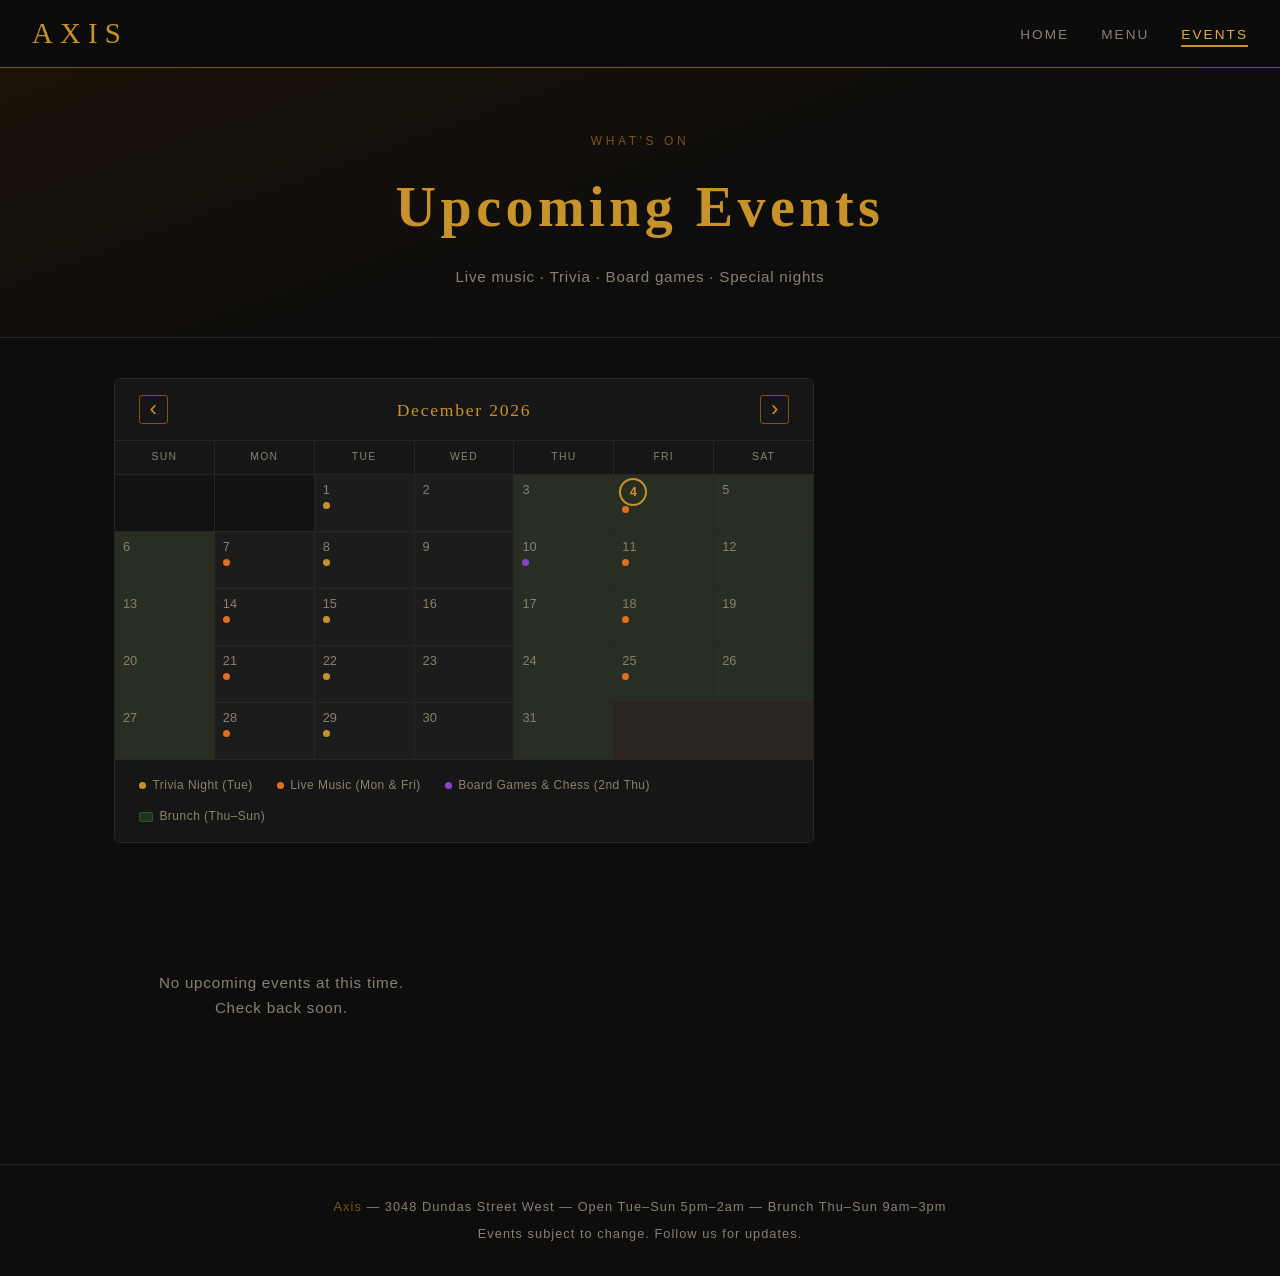
<file: events.html>
<!DOCTYPE html>
<html lang="en">
<head>
  <meta charset="UTF-8" />
  <meta name="viewport" content="width=device-width, initial-scale=1.0" />
  <title>Axis — Events</title>
  <link rel="stylesheet" href="style.css" />
</head>
<body>

  <!-- ===================================================
       ADMIN: Edit the events array below to update the
       events page. Each object supports:
         name        (string)  — event title
         date        (string)  — "YYYY-MM-DD"
         time        (string)  — display string e.g. "9 PM"
         description (string)  — short blurb
         tag         (string)  — optional label e.g. "Live Music"
  ==================================================== -->
  <script id="events-data" type="application/json">
  [
    {
      "name": "Trivia Night",
      "date": "2026-03-17",
      "time": "8 PM – 10 PM",
      "description": "Teams of up to 6. Prizes include bar tabs and Axis merchandise. Arrive early to grab a table.",
      "tag": "Social"
    },
    {
      "name": "Live Music",
      "date": "2026-03-20",
      "time": "9 PM",
      "description": "Local and touring acts across folk, rock, soul, and jazz. No cover charge, ever.",
      "tag": "Live Music"
    },
    {
      "name": "Trivia Night",
      "date": "2026-03-24",
      "time": "8 PM – 10 PM",
      "description": "Teams of up to 6. Prizes include bar tabs and Axis merchandise. Arrive early to grab a table.",
      "tag": "Social"
    },
    {
      "name": "Live Music",
      "date": "2026-03-27",
      "time": "9 PM",
      "description": "Local and touring acts across folk, rock, soul, and jazz. No cover charge, ever.",
      "tag": "Live Music"
    },
    {
      "name": "Live Music",
      "date": "2026-03-30",
      "time": "9 PM",
      "description": "Local and touring acts across folk, rock, soul, and jazz. No cover charge, ever.",
      "tag": "Live Music"
    },
    {
      "name": "Trivia Night",
      "date": "2026-03-31",
      "time": "8 PM – 10 PM",
      "description": "Teams of up to 6. Prizes include bar tabs and Axis merchandise. Arrive early to grab a table.",
      "tag": "Social"
    },
    {
      "name": "Live Music",
      "date": "2026-04-03",
      "time": "9 PM",
      "description": "Local and touring acts across folk, rock, soul, and jazz. No cover charge, ever.",
      "tag": "Live Music"
    },
    {
      "name": "Trivia Night",
      "date": "2026-04-07",
      "time": "8 PM – 10 PM",
      "description": "Teams of up to 6. Prizes include bar tabs and Axis merchandise. Arrive early to grab a table.",
      "tag": "Social"
    },
    {
      "name": "Board Games & Chess Night",
      "date": "2026-04-09",
      "time": "7 PM",
      "description": "The 2nd Thursday of every month. Bring your A-game. Classic board games, chess sets, and cold drinks. All skill levels welcome.",
      "tag": "Social"
    },
    {
      "name": "Live Music",
      "date": "2026-04-10",
      "time": "9 PM",
      "description": "Local and touring acts across folk, rock, soul, and jazz. No cover charge, ever.",
      "tag": "Live Music"
    },
    {
      "name": "Trivia Night",
      "date": "2026-04-14",
      "time": "8 PM – 10 PM",
      "description": "Teams of up to 6. Prizes include bar tabs and Axis merchandise. Arrive early to grab a table.",
      "tag": "Social"
    },
    {
      "name": "Live Music",
      "date": "2026-04-17",
      "time": "9 PM",
      "description": "Local and touring acts across folk, rock, soul, and jazz. No cover charge, ever.",
      "tag": "Live Music"
    },
    {
      "name": "Live Music",
      "date": "2026-04-20",
      "time": "9 PM",
      "description": "Local and touring acts across folk, rock, soul, and jazz. No cover charge, ever.",
      "tag": "Live Music"
    },
    {
      "name": "Trivia Night",
      "date": "2026-04-21",
      "time": "8 PM – 10 PM",
      "description": "Teams of up to 6. Prizes include bar tabs and Axis merchandise. Arrive early to grab a table.",
      "tag": "Social"
    },
    {
      "name": "Live Music",
      "date": "2026-04-24",
      "time": "9 PM",
      "description": "Local and touring acts across folk, rock, soul, and jazz. No cover charge, ever.",
      "tag": "Live Music"
    },
    {
      "name": "Trivia Night",
      "date": "2026-04-28",
      "time": "8 PM – 10 PM",
      "description": "Teams of up to 6. Prizes include bar tabs and Axis merchandise. Arrive early to grab a table.",
      "tag": "Social"
    },
    {
      "name": "Live Music",
      "date": "2026-04-27",
      "time": "9 PM",
      "description": "Local and touring acts across folk, rock, soul, and jazz. No cover charge, ever.",
      "tag": "Live Music"
    },
    {
      "name": "Board Games & Chess Night",
      "date": "2026-05-14",
      "time": "7 PM",
      "description": "The 2nd Thursday of every month. Bring your A-game. Classic board games, chess sets, and cold drinks. All skill levels welcome.",
      "tag": "Social"
    }
  ]
  </script>
  <script>
    // Make events accessible to calendar
    window._axisEvents = JSON.parse(document.getElementById('events-data').textContent);
  </script>

  <!-- ===== Navbar ===== -->
  <nav class="navbar">
    <a href="index.html" class="navbar__brand">Axis</a>
    <button class="navbar__toggle" aria-label="Toggle menu" onclick="toggleNav()">
      <span></span><span></span><span></span>
    </button>
    <ul class="navbar__links" id="nav-links">
      <li><a href="index.html">Home</a></li>
      <li><a href="menu.html">Menu</a></li>
      <li><a href="events.html" class="active">Events</a></li>
    </ul>
  </nav>

  <!-- ===== Hero ===== -->
  <header class="page-hero">
    <p class="page-hero__eyebrow">What's On</p>
    <h1 class="page-hero__title">Upcoming Events</h1>
    <p class="page-hero__sub">Live music &middot; Trivia &middot; Board games &middot; Special nights</p>
  </header>

  <!-- ===== Calendar Widget ===== -->
  <div class="container">
    <div class="cal-widget" id="cal-widget"></div>
    <div class="cal-day-detail" id="cal-day-detail" style="display:none"></div>
  </div>

  <!-- ===== Main Content ===== -->
  <main>
    <div class="container">
      <div class="events-grid" id="events-container">
        <!-- Populated by JS below -->
      </div>
    </div>
  </main>

  <!-- ===== Footer ===== -->
  <footer>
    <p><span>Axis</span> &mdash; 3048 Dundas Street West &mdash; Open Tue–Sun 5pm–2am &mdash; Brunch Thu–Sun 9am–3pm</p>
    <p style="margin-top:0.4rem;">Events subject to change. Follow us for updates.</p>
  </footer>

  <script>
    /* ---- Mobile nav ---- */
    function toggleNav() {
      document.getElementById('nav-links').classList.toggle('open');
    }

    /* ---- Calendar Widget ---- */
    (function () {
      const calEl    = document.getElementById('cal-widget');
      const detailEl = document.getElementById('cal-day-detail');
      const MONTH_NAMES = ['January','February','March','April','May','June','July','August','September','October','November','December'];
      const DAY_NAMES   = ['Sunday','Monday','Tuesday','Wednesday','Thursday','Friday','Saturday'];
      const today = new Date();
      let viewYear  = today.getFullYear();
      let viewMonth = today.getMonth();
      let selectedKey = null; // "YYYY-M-D"

      /* -- helpers -- */
      function is2ndThursday(y, m, d) {
        if (new Date(y, m, d).getDay() !== 4) return false;
        let count = 0;
        for (let i = 1; i <= d; i++) {
          if (new Date(y, m, i).getDay() === 4) count++;
        }
        return count === 2;
      }

      function getDots(y, m, d) {
        const dow = new Date(y, m, d).getDay();
        const dots = [];
        if (dow === 2) dots.push({ color: 'var(--gold)', label: 'Trivia Night' });
        if (dow === 1 || dow === 5) dots.push({ color: '#e07020', label: 'Live Music' });
        if (is2ndThursday(y, m, d)) dots.push({ color: '#8844cc', label: 'Board Games & Chess Night' });
        return dots;
      }

      function isBrunchDay(dow) {
        return dow === 0 || dow === 4 || dow === 5 || dow === 6;
      }

      /* -- build event list for a given day -- */
      function getEventsForDay(y, m, d) {
        const dow    = new Date(y, m, d).getDay();
        const dateStr = y + '-' + String(m + 1).padStart(2,'0') + '-' + String(d).padStart(2,'0');
        const items  = [];

        // Brunch
        if (isBrunchDay(dow)) {
          items.push({ name: 'Brunch', time: '9 AM – 3 PM', tag: 'Brunch', color: '#2a7a4a' });
        }
        // Trivia
        if (dow === 2) {
          items.push({ name: 'Trivia Night', time: '8 PM – 10 PM', tag: 'Social', color: 'var(--gold)',
            desc: 'Teams of up to 6. Prizes include bar tabs and Axis merchandise.' });
        }
        // Live Music
        if (dow === 1 || dow === 5) {
          items.push({ name: 'Live Music', time: '9 PM', tag: 'Live Music', color: '#e07020',
            desc: 'Local and touring acts — folk, rock, soul, and jazz. No cover.' });
        }
        // Board Games
        if (is2ndThursday(y, m, d)) {
          items.push({ name: 'Board Games & Chess Night', time: '7 PM', tag: 'Social', color: '#8844cc',
            desc: 'Classic board games, chess sets, and cold drinks. All skill levels welcome.' });
        }
        // One-off events from JSON
        if (window._axisEvents) {
          window._axisEvents.forEach(function(e) {
            if (e.date === dateStr) {
              // avoid duplicating recurring events already added above
              const alreadyAdded = items.some(function(i) { return i.name === e.name; });
              if (!alreadyAdded) {
                items.push({ name: e.name, time: e.time, tag: e.tag, desc: e.description, color: '#c8922a' });
              }
            }
          });
        }
        return items;
      }

      /* -- show day detail panel -- */
      function showDayDetail(y, m, d) {
        const key = y + '-' + m + '-' + d;
        // Toggle off if same day clicked again
        if (selectedKey === key) {
          selectedKey = null;
          detailEl.style.display = 'none';
          render();
          return;
        }
        selectedKey = key;
        render(); // re-render to update selected highlight

        const items    = getEventsForDay(y, m, d);
        const dow      = new Date(y, m, d).getDay();
        const label    = DAY_NAMES[dow] + ', ' + MONTH_NAMES[m] + ' ' + d;

        let inner = '<div class="cal-detail-header">';
        inner += '<span class="cal-detail-title">' + label + '</span>';
        inner += '<button class="cal-detail-close" onclick="closeDayDetail()" aria-label="Close">&times;</button>';
        inner += '</div>';

        if (items.length === 0) {
          inner += '<p class="cal-detail-empty">No events scheduled for this day.</p>';
        } else {
          inner += '<ul class="cal-detail-list">';
          items.forEach(function(item) {
            inner += '<li class="cal-detail-item">';
            inner += '<span class="cal-detail-dot" style="background:' + item.color + '"></span>';
            inner += '<div class="cal-detail-info">';
            inner += '<div class="cal-detail-name">' + escHtml(item.name) + '</div>';
            if (item.time) inner += '<div class="cal-detail-time">' + escHtml(item.time) + '</div>';
            if (item.desc) inner += '<div class="cal-detail-desc">' + escHtml(item.desc) + '</div>';
            inner += '</div></li>';
          });
          inner += '</ul>';
        }

        detailEl.innerHTML = inner;
        detailEl.style.display = 'block';
        // Smooth scroll to detail panel
        detailEl.scrollIntoView({ behavior: 'smooth', block: 'nearest' });
      }

      window.closeDayDetail = function() {
        selectedKey = null;
        detailEl.style.display = 'none';
        render();
      };

      /* -- render calendar -- */
      function render() {
        const firstDow    = new Date(viewYear, viewMonth, 1).getDay();
        const daysInMonth = new Date(viewYear, viewMonth + 1, 0).getDate();

        let html = '<div class="cal-header">';
        html += '<button class="cal-nav-btn" id="cal-prev">&#8249;</button>';
        html += '<span class="cal-month-label">' + MONTH_NAMES[viewMonth] + ' ' + viewYear + '</span>';
        html += '<button class="cal-nav-btn" id="cal-next">&#8250;</button>';
        html += '</div>';

        html += '<div class="cal-grid">';
        ['Sun','Mon','Tue','Wed','Thu','Fri','Sat'].forEach(function (d) {
          html += '<div class="cal-dow-header">' + d + '</div>';
        });

        for (let i = 0; i < firstDow; i++) {
          html += '<div class="cal-cell cal-cell--empty"></div>';
        }

        for (let d = 1; d <= daysInMonth; d++) {
          const dow    = new Date(viewYear, viewMonth, d).getDay();
          const isToday    = (today.getFullYear() === viewYear && today.getMonth() === viewMonth && today.getDate() === d);
          const isSelected = (selectedKey === viewYear + '-' + viewMonth + '-' + d);
          const brunch = isBrunchDay(dow);
          const dots   = getDots(viewYear, viewMonth, d);

          let cls = 'cal-cell cal-cell--clickable';
          if (brunch)     cls += ' cal-cell--brunch';
          if (isToday)    cls += ' cal-cell--today';
          if (isSelected) cls += ' cal-cell--selected';

          const vy = viewYear, vm = viewMonth, vd = d;
          html += '<div class="' + cls + '" onclick="window._calClick(' + vy + ',' + vm + ',' + vd + ')">';
          html += '<span class="cal-day-num">' + d + '</span>';
          if (dots.length > 0) {
            html += '<div class="cal-dots">';
            dots.forEach(function (dot) {
              html += '<span class="cal-dot" style="background:' + dot.color + '" title="' + dot.label + '"></span>';
            });
            html += '</div>';
          }
          html += '</div>';
        }

        html += '</div>';

        html += '<div class="cal-legend">';
        html += '<span class="cal-legend-item"><span class="cal-dot" style="background:var(--gold)"></span> Trivia Night (Tue)</span>';
        html += '<span class="cal-legend-item"><span class="cal-dot" style="background:#e07020"></span> Live Music (Mon &amp; Fri)</span>';
        html += '<span class="cal-legend-item"><span class="cal-dot" style="background:#8844cc"></span> Board Games &amp; Chess (2nd Thu)</span>';
        html += '<span class="cal-legend-item"><span class="cal-legend-brunch-swatch"></span> Brunch (Thu–Sun)</span>';
        html += '</div>';

        calEl.innerHTML = html;

        document.getElementById('cal-prev').addEventListener('click', function () {
          viewMonth--;
          if (viewMonth < 0) { viewMonth = 11; viewYear--; }
          if (selectedKey) { selectedKey = null; detailEl.style.display = 'none'; }
          render();
        });
        document.getElementById('cal-next').addEventListener('click', function () {
          viewMonth++;
          if (viewMonth > 11) { viewMonth = 0; viewYear++; }
          if (selectedKey) { selectedKey = null; detailEl.style.display = 'none'; }
          render();
        });
      }

      window._calClick = showDayDetail;
      render();
    })();

    /* ---- Render events ---- */
    (function () {
      const DAYS   = ['Sunday','Monday','Tuesday','Wednesday','Thursday','Friday','Saturday'];
      const MONTHS = ['Jan','Feb','Mar','Apr','May','Jun','Jul','Aug','Sep','Oct','Nov','Dec'];

      const raw    = document.getElementById('events-data').textContent;
      const events = JSON.parse(raw);
      const container = document.getElementById('events-container');

      if (!events || events.length === 0) {
        container.innerHTML = '<p class="no-events">No upcoming events at this time.<br>Check back soon.</p>';
        return;
      }

      events.sort((a, b) => new Date(a.date) - new Date(b.date));

      const today = new Date();
      today.setHours(0, 0, 0, 0);

      const upcoming = events.filter(e => {
        const [y, m, d] = e.date.split('-').map(Number);
        const dt = new Date(y, m - 1, d);
        return dt >= today;
      });

      if (upcoming.length === 0) {
        container.innerHTML = '<p class="no-events">No upcoming events at this time.<br>Check back soon.</p>';
        return;
      }

      upcoming.forEach(event => {
        const [y, m, d] = event.date.split('-').map(Number);
        const dt  = new Date(y, m - 1, d);
        const mon = MONTHS[dt.getMonth()];
        const day = dt.getDate();
        const dow = DAYS[dt.getDay()];

        const tagHTML = event.tag
          ? `<span class="event-card__tag">${escHtml(event.tag)}</span>`
          : '';

        const card = document.createElement('article');
        card.className = 'event-card';
        card.innerHTML = `
          <div class="event-card__date-block">
            <div class="event-card__cal">
              <div class="event-card__cal-month">${mon}</div>
              <div class="event-card__cal-day">${day}</div>
            </div>
            <div class="event-card__datetime">
              <div class="event-card__dow">${dow}</div>
              <div class="event-card__time">${escHtml(event.time)}</div>
            </div>
          </div>
          <h2 class="event-card__name">${escHtml(event.name)}</h2>
          <p class="event-card__desc">${escHtml(event.description)}</p>
          ${tagHTML}
        `;
        container.appendChild(card);
      });
    })();

    function escHtml(str) {
      return String(str)
        .replace(/&/g, '&amp;')
        .replace(/</g, '&lt;')
        .replace(/>/g, '&gt;')
        .replace(/"/g, '&quot;')
        .replace(/'/g, '&#39;');
    }
  </script>

</body>
</html>
</file>
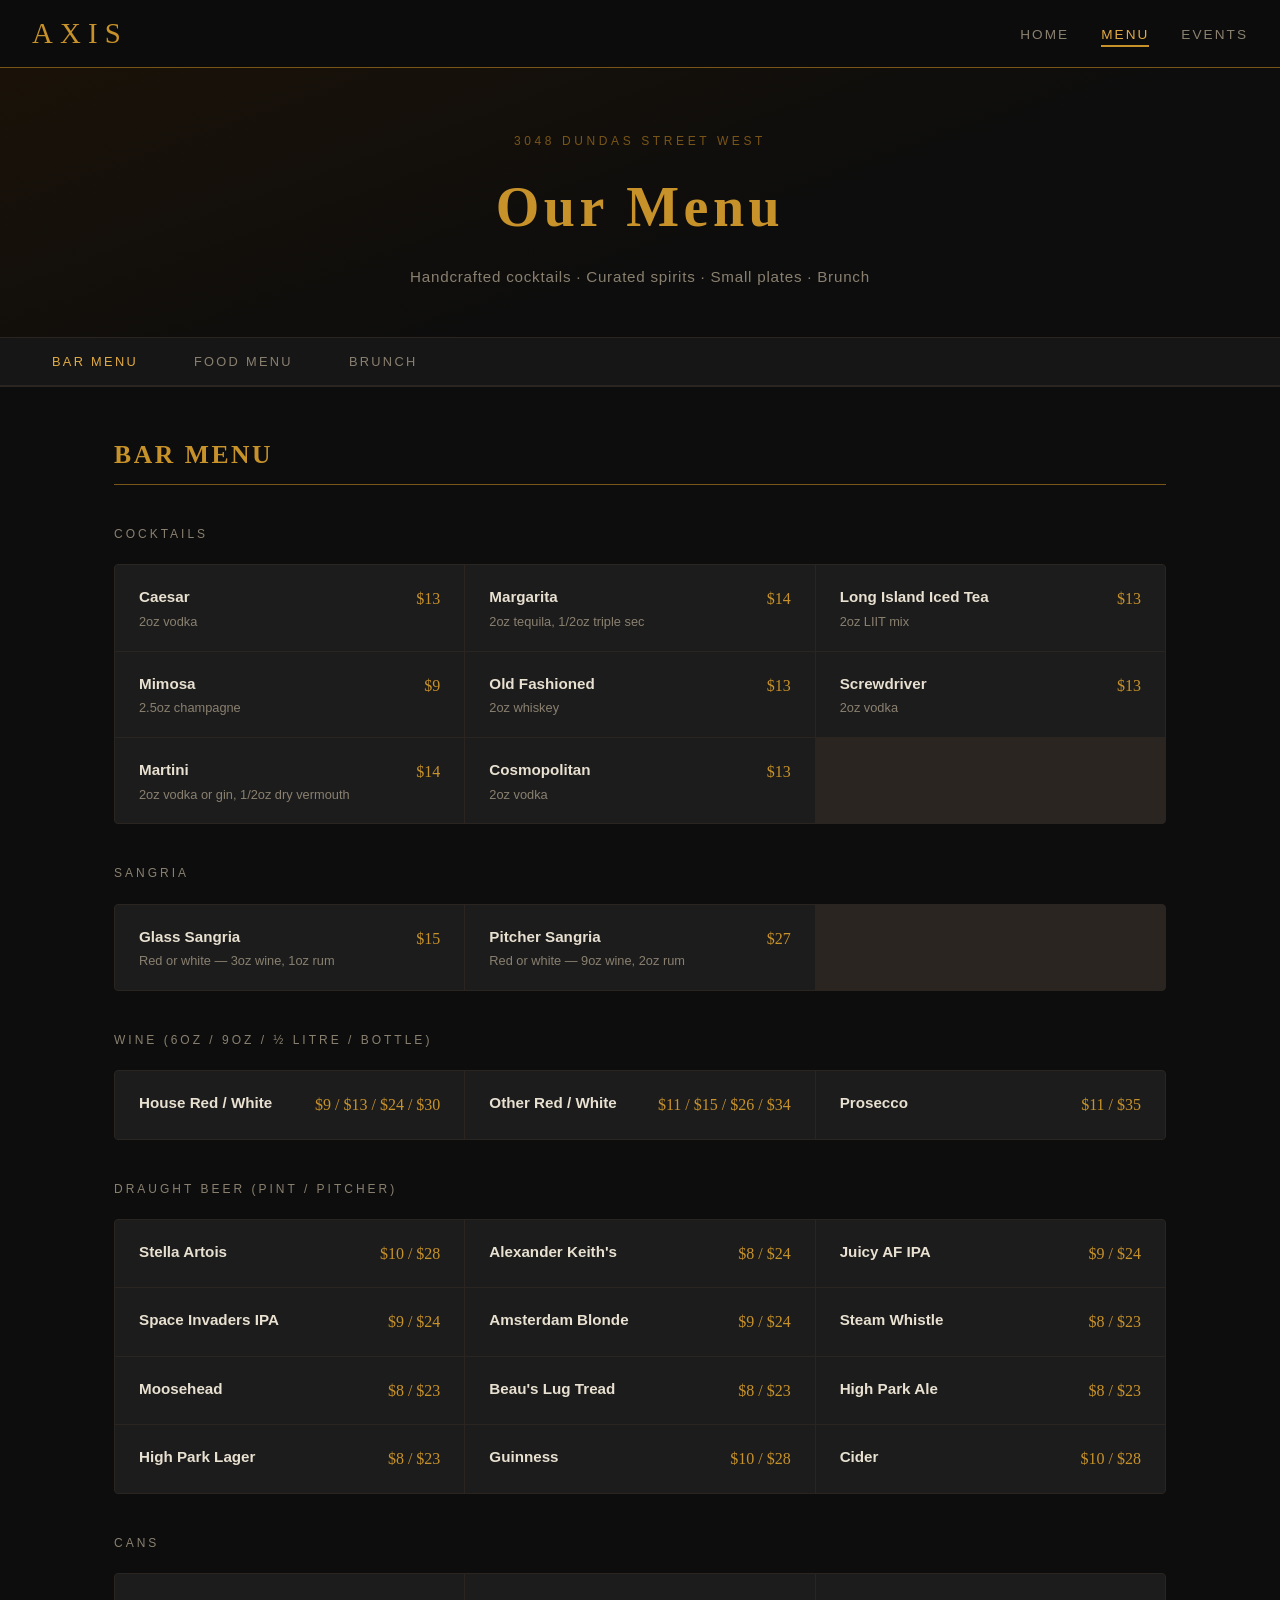
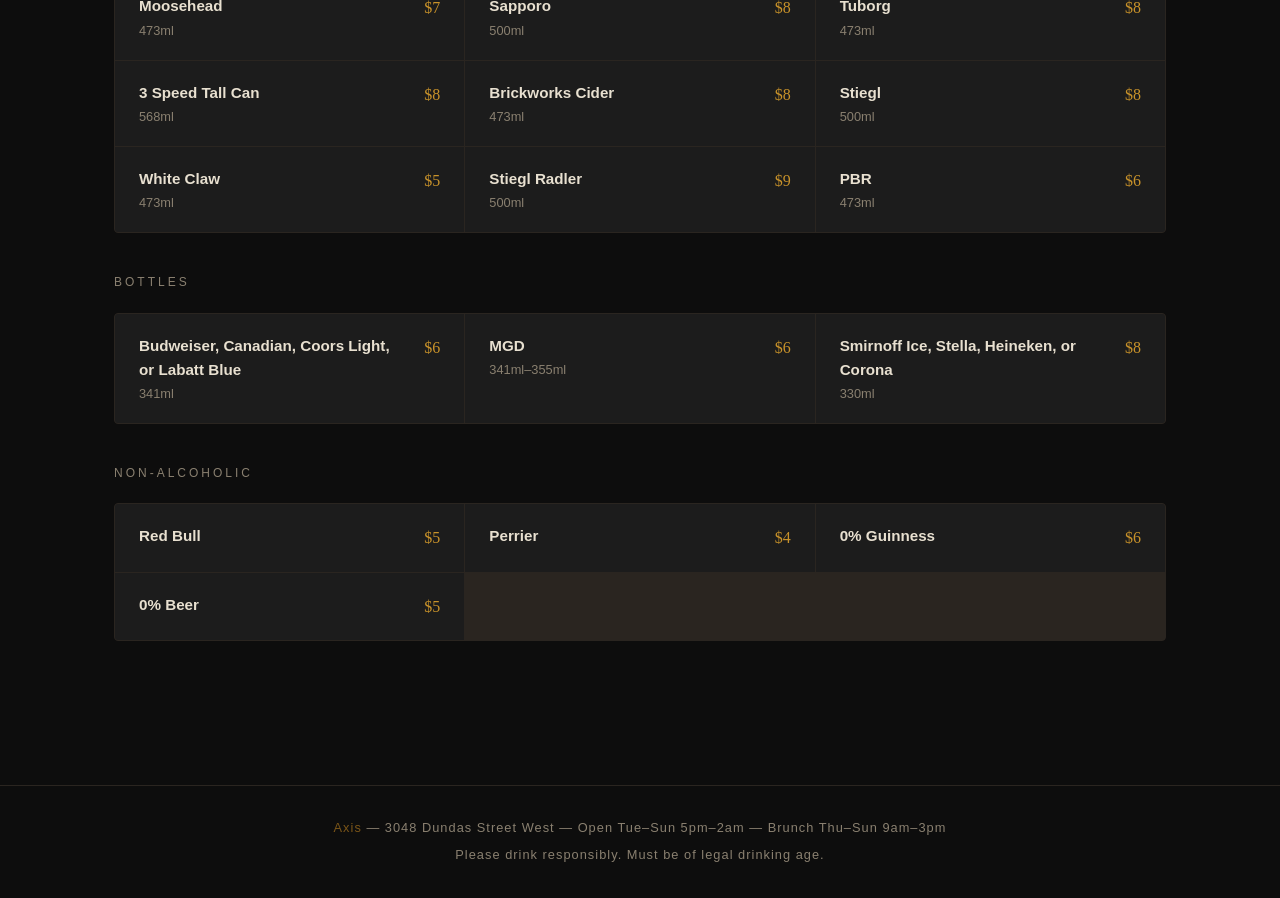
<file: menu.html>
<!DOCTYPE html>
<html lang="en">
<head>
  <meta charset="UTF-8" />
  <meta name="viewport" content="width=device-width, initial-scale=1.0" />
  <title>Axis — Menu</title>
  <link rel="stylesheet" href="style.css" />
</head>
<body>

  <!-- ===== Navbar ===== -->
  <nav class="navbar">
    <a href="index.html" class="navbar__brand">Axis</a>
    <button class="navbar__toggle" aria-label="Toggle menu" onclick="toggleNav()">
      <span></span><span></span><span></span>
    </button>
    <ul class="navbar__links" id="nav-links">
      <li><a href="index.html">Home</a></li>
      <li><a href="menu.html" class="active">Menu</a></li>
      <li><a href="events.html">Events</a></li>
    </ul>
  </nav>

  <!-- ===== Hero ===== -->
  <header class="page-hero">
    <p class="page-hero__eyebrow">3048 Dundas Street West</p>
    <h1 class="page-hero__title">Our Menu</h1>
    <p class="page-hero__sub">Handcrafted cocktails &middot; Curated spirits &middot; Small plates &middot; Brunch</p>
  </header>

  <!-- ===== Tab Bar ===== -->
  <div class="menu-tabs" role="tablist">
    <button class="menu-tab active" role="tab" data-tab="bar" onclick="switchTab('bar', this)">Bar Menu</button>
    <button class="menu-tab" role="tab" data-tab="food" onclick="switchTab('food', this)">Food Menu</button>
    <button class="menu-tab" role="tab" data-tab="brunch" onclick="switchTab('brunch', this)">Brunch</button>
  </div>

  <!-- ===== Main Content ===== -->
  <main>
    <div class="container">

      <!-- ============ TAB: BAR MENU ============ -->
      <div id="tab-bar" class="tab-panel active">
        <section class="menu-section" id="drinks">
          <h2 class="section-title">Bar Menu</h2>

          <!-- Cocktails -->
          <p class="section-subtitle">Cocktails</p>
          <div class="menu-grid">
            <div class="menu-item">
              <div class="menu-item__info">
                <div class="menu-item__name">Caesar</div>
                <div class="menu-item__desc">2oz vodka</div>
              </div>
              <div class="menu-item__price">$13</div>
            </div>
            <div class="menu-item">
              <div class="menu-item__info">
                <div class="menu-item__name">Margarita</div>
                <div class="menu-item__desc">2oz tequila, 1/2oz triple sec</div>
              </div>
              <div class="menu-item__price">$14</div>
            </div>
            <div class="menu-item">
              <div class="menu-item__info">
                <div class="menu-item__name">Long Island Iced Tea</div>
                <div class="menu-item__desc">2oz LIIT mix</div>
              </div>
              <div class="menu-item__price">$13</div>
            </div>
            <div class="menu-item">
              <div class="menu-item__info">
                <div class="menu-item__name">Mimosa</div>
                <div class="menu-item__desc">2.5oz champagne</div>
              </div>
              <div class="menu-item__price">$9</div>
            </div>
            <div class="menu-item">
              <div class="menu-item__info">
                <div class="menu-item__name">Old Fashioned</div>
                <div class="menu-item__desc">2oz whiskey</div>
              </div>
              <div class="menu-item__price">$13</div>
            </div>
            <div class="menu-item">
              <div class="menu-item__info">
                <div class="menu-item__name">Screwdriver</div>
                <div class="menu-item__desc">2oz vodka</div>
              </div>
              <div class="menu-item__price">$13</div>
            </div>
            <div class="menu-item">
              <div class="menu-item__info">
                <div class="menu-item__name">Martini</div>
                <div class="menu-item__desc">2oz vodka or gin, 1/2oz dry vermouth</div>
              </div>
              <div class="menu-item__price">$14</div>
            </div>
            <div class="menu-item">
              <div class="menu-item__info">
                <div class="menu-item__name">Cosmopolitan</div>
                <div class="menu-item__desc">2oz vodka</div>
              </div>
              <div class="menu-item__price">$13</div>
            </div>
          </div>

          <!-- Sangria -->
          <p class="section-subtitle">Sangria</p>
          <div class="menu-grid">
            <div class="menu-item">
              <div class="menu-item__info">
                <div class="menu-item__name">Glass Sangria</div>
                <div class="menu-item__desc">Red or white &mdash; 3oz wine, 1oz rum</div>
              </div>
              <div class="menu-item__price">$15</div>
            </div>
            <div class="menu-item">
              <div class="menu-item__info">
                <div class="menu-item__name">Pitcher Sangria</div>
                <div class="menu-item__desc">Red or white &mdash; 9oz wine, 2oz rum</div>
              </div>
              <div class="menu-item__price">$27</div>
            </div>
          </div>

          <!-- Wine -->
          <p class="section-subtitle">Wine <small style="font-weight:normal;font-size:0.75rem;">(6oz / 9oz / &frac12; litre / bottle)</small></p>
          <div class="menu-grid">
            <div class="menu-item">
              <div class="menu-item__info">
                <div class="menu-item__name">House Red / White</div>
              </div>
              <div class="menu-item__price">$9 / $13 / $24 / $30</div>
            </div>
            <div class="menu-item">
              <div class="menu-item__info">
                <div class="menu-item__name">Other Red / White</div>
              </div>
              <div class="menu-item__price">$11 / $15 / $26 / $34</div>
            </div>
            <div class="menu-item">
              <div class="menu-item__info">
                <div class="menu-item__name">Prosecco</div>
              </div>
              <div class="menu-item__price">$11 / $35</div>
            </div>
          </div>

          <!-- Draught Beer -->
          <p class="section-subtitle">Draught Beer <small style="font-weight:normal;font-size:0.75rem;">(pint / pitcher)</small></p>
          <div class="menu-grid">
            <div class="menu-item">
              <div class="menu-item__info"><div class="menu-item__name">Stella Artois</div></div>
              <div class="menu-item__price">$10 / $28</div>
            </div>
            <div class="menu-item">
              <div class="menu-item__info"><div class="menu-item__name">Alexander Keith's</div></div>
              <div class="menu-item__price">$8 / $24</div>
            </div>
            <div class="menu-item">
              <div class="menu-item__info"><div class="menu-item__name">Juicy AF IPA</div></div>
              <div class="menu-item__price">$9 / $24</div>
            </div>
            <div class="menu-item">
              <div class="menu-item__info"><div class="menu-item__name">Space Invaders IPA</div></div>
              <div class="menu-item__price">$9 / $24</div>
            </div>
            <div class="menu-item">
              <div class="menu-item__info"><div class="menu-item__name">Amsterdam Blonde</div></div>
              <div class="menu-item__price">$9 / $24</div>
            </div>
            <div class="menu-item">
              <div class="menu-item__info"><div class="menu-item__name">Steam Whistle</div></div>
              <div class="menu-item__price">$8 / $23</div>
            </div>
            <div class="menu-item">
              <div class="menu-item__info"><div class="menu-item__name">Moosehead</div></div>
              <div class="menu-item__price">$8 / $23</div>
            </div>
            <div class="menu-item">
              <div class="menu-item__info"><div class="menu-item__name">Beau's Lug Tread</div></div>
              <div class="menu-item__price">$8 / $23</div>
            </div>
            <div class="menu-item">
              <div class="menu-item__info"><div class="menu-item__name">High Park Ale</div></div>
              <div class="menu-item__price">$8 / $23</div>
            </div>
            <div class="menu-item">
              <div class="menu-item__info"><div class="menu-item__name">High Park Lager</div></div>
              <div class="menu-item__price">$8 / $23</div>
            </div>
            <div class="menu-item">
              <div class="menu-item__info"><div class="menu-item__name">Guinness</div></div>
              <div class="menu-item__price">$10 / $28</div>
            </div>
            <div class="menu-item">
              <div class="menu-item__info"><div class="menu-item__name">Cider</div></div>
              <div class="menu-item__price">$10 / $28</div>
            </div>
          </div>

          <!-- Cans -->
          <p class="section-subtitle">Cans</p>
          <div class="menu-grid">
            <div class="menu-item">
              <div class="menu-item__info"><div class="menu-item__name">Moosehead</div><div class="menu-item__desc">473ml</div></div>
              <div class="menu-item__price">$7</div>
            </div>
            <div class="menu-item">
              <div class="menu-item__info"><div class="menu-item__name">Sapporo</div><div class="menu-item__desc">500ml</div></div>
              <div class="menu-item__price">$8</div>
            </div>
            <div class="menu-item">
              <div class="menu-item__info"><div class="menu-item__name">Tuborg</div><div class="menu-item__desc">473ml</div></div>
              <div class="menu-item__price">$8</div>
            </div>
            <div class="menu-item">
              <div class="menu-item__info"><div class="menu-item__name">3 Speed Tall Can</div><div class="menu-item__desc">568ml</div></div>
              <div class="menu-item__price">$8</div>
            </div>
            <div class="menu-item">
              <div class="menu-item__info"><div class="menu-item__name">Brickworks Cider</div><div class="menu-item__desc">473ml</div></div>
              <div class="menu-item__price">$8</div>
            </div>
            <div class="menu-item">
              <div class="menu-item__info"><div class="menu-item__name">Stiegl</div><div class="menu-item__desc">500ml</div></div>
              <div class="menu-item__price">$8</div>
            </div>
            <div class="menu-item">
              <div class="menu-item__info"><div class="menu-item__name">White Claw</div><div class="menu-item__desc">473ml</div></div>
              <div class="menu-item__price">$5</div>
            </div>
            <div class="menu-item">
              <div class="menu-item__info"><div class="menu-item__name">Stiegl Radler</div><div class="menu-item__desc">500ml</div></div>
              <div class="menu-item__price">$9</div>
            </div>
            <div class="menu-item">
              <div class="menu-item__info"><div class="menu-item__name">PBR</div><div class="menu-item__desc">473ml</div></div>
              <div class="menu-item__price">$6</div>
            </div>
          </div>

          <!-- Bottles -->
          <p class="section-subtitle">Bottles</p>
          <div class="menu-grid">
            <div class="menu-item">
              <div class="menu-item__info">
                <div class="menu-item__name">Budweiser, Canadian, Coors Light, or Labatt Blue</div>
                <div class="menu-item__desc">341ml</div>
              </div>
              <div class="menu-item__price">$6</div>
            </div>
            <div class="menu-item">
              <div class="menu-item__info">
                <div class="menu-item__name">MGD</div>
                <div class="menu-item__desc">341ml&ndash;355ml</div>
              </div>
              <div class="menu-item__price">$6</div>
            </div>
            <div class="menu-item">
              <div class="menu-item__info">
                <div class="menu-item__name">Smirnoff Ice, Stella, Heineken, or Corona</div>
                <div class="menu-item__desc">330ml</div>
              </div>
              <div class="menu-item__price">$8</div>
            </div>
          </div>

          <!-- Non-Alcoholic -->
          <p class="section-subtitle">Non-Alcoholic</p>
          <div class="menu-grid">
            <div class="menu-item">
              <div class="menu-item__info"><div class="menu-item__name">Red Bull</div></div>
              <div class="menu-item__price">$5</div>
            </div>
            <div class="menu-item">
              <div class="menu-item__info"><div class="menu-item__name">Perrier</div></div>
              <div class="menu-item__price">$4</div>
            </div>
            <div class="menu-item">
              <div class="menu-item__info"><div class="menu-item__name">0% Guinness</div></div>
              <div class="menu-item__price">$6</div>
            </div>
            <div class="menu-item">
              <div class="menu-item__info"><div class="menu-item__name">0% Beer</div></div>
              <div class="menu-item__price">$5</div>
            </div>
          </div>

        </section>
      </div>

      <!-- ============ TAB: FOOD MENU ============ -->
      <div id="tab-food" class="tab-panel">
        <section class="menu-section" id="food">
          <h2 class="section-title">Food Menu</h2>

          <!-- Small Plates -->
          <p class="section-subtitle">Small Plates &amp; Shareables</p>
          <div class="menu-grid">
            <div class="menu-item">
              <div class="menu-item__info">
                <div class="menu-item__name">Truffle Fries</div>
                <div class="menu-item__desc">Hand-cut fries, black truffle oil, parmesan, fresh thyme, aioli</div>
              </div>
              <div class="menu-item__price">$14</div>
            </div>
            <div class="menu-item">
              <div class="menu-item__info">
                <div class="menu-item__name">Charcuterie Board</div>
                <div class="menu-item__desc">Cured meats, aged cheeses, cornichons, grainy mustard, crostini</div>
              </div>
              <div class="menu-item__price">$22</div>
            </div>
            <div class="menu-item">
              <div class="menu-item__info">
                <div class="menu-item__name">Spiced Lamb Skewers</div>
                <div class="menu-item__desc">Harissa-marinated lamb, tzatziki, sumac onions, grilled pita</div>
              </div>
              <div class="menu-item__price">$18</div>
            </div>
            <div class="menu-item">
              <div class="menu-item__info">
                <div class="menu-item__name">Burrata &amp; Heirloom Tomato</div>
                <div class="menu-item__desc">Creamy burrata, heirloom tomatoes, basil oil, fleur de sel, balsamic</div>
              </div>
              <div class="menu-item__price">$16</div>
            </div>
            <div class="menu-item">
              <div class="menu-item__info">
                <div class="menu-item__name">Crispy Calamari</div>
                <div class="menu-item__desc">Lightly breaded, served with lemon aioli & smoked paprika dipping sauce</div>
              </div>
              <div class="menu-item__price">$15</div>
            </div>
            <div class="menu-item">
              <div class="menu-item__info">
                <div class="menu-item__name">Korean BBQ Wings</div>
                <div class="menu-item__desc">Gochujang glaze, sesame, scallions, pickled daikon — 8 wings</div>
              </div>
              <div class="menu-item__price">$17</div>
            </div>
          </div>

          <!-- Mains -->
          <p class="section-subtitle">Mains</p>
          <div class="menu-grid">
            <div class="menu-item">
              <div class="menu-item__info">
                <div class="menu-item__name">Axis Burger</div>
                <div class="menu-item__desc">Double smash patty, aged cheddar, caramelized onion, house sauce, brioche</div>
              </div>
              <div class="menu-item__price">$20</div>
            </div>
            <div class="menu-item">
              <div class="menu-item__info">
                <div class="menu-item__name">Pan-Seared Salmon</div>
                <div class="menu-item__desc">Miso-glazed salmon, jasmine rice, bok choy, yuzu beurre blanc</div>
              </div>
              <div class="menu-item__price">$28</div>
            </div>
            <div class="menu-item">
              <div class="menu-item__info">
                <div class="menu-item__name">Steak Frites</div>
                <div class="menu-item__desc">8 oz hanger steak, chimichurri, pomme frites, watercress salad</div>
              </div>
              <div class="menu-item__price">$34</div>
            </div>
            <div class="menu-item">
              <div class="menu-item__info">
                <div class="menu-item__name">Wild Mushroom Risotto</div>
                <div class="menu-item__desc">Porcini &amp; cremini, aged parmesan, truffle oil, crispy sage (v)</div>
              </div>
              <div class="menu-item__price">$24</div>
            </div>
          </div>

          <!-- Desserts -->
          <p class="section-subtitle">Desserts</p>
          <div class="menu-grid">
            <div class="menu-item">
              <div class="menu-item__info">
                <div class="menu-item__name">Chocolate Lava Cake</div>
                <div class="menu-item__desc">Warm dark chocolate, vanilla bean ice cream, gold dust</div>
              </div>
              <div class="menu-item__price">$12</div>
            </div>
            <div class="menu-item">
              <div class="menu-item__info">
                <div class="menu-item__name">Crème Brûlée</div>
                <div class="menu-item__desc">Classic vanilla custard, caramelized sugar crust, fresh berries</div>
              </div>
              <div class="menu-item__price">$11</div>
            </div>
            <div class="menu-item">
              <div class="menu-item__info">
                <div class="menu-item__name">Affogato</div>
                <div class="menu-item__desc">Double espresso over vanilla gelato, optional Frangelico shot</div>
              </div>
              <div class="menu-item__price">$10</div>
            </div>
          </div>
        </section>
      </div>

      <!-- ============ TAB: BRUNCH ============ -->
      <div id="tab-brunch" class="tab-panel">
        <section class="menu-section" id="brunch">
          <h2 class="section-title">Brunch</h2>
          <p class="brunch-hours-note">Served Thursday–Sunday &middot; 9am–3pm</p>

          <!-- Brunch Food -->
          <p class="section-subtitle">Food</p>
          <div class="menu-grid">
            <div class="menu-item">
              <div class="menu-item__info">
                <div class="menu-item__name">Eggs Benedict</div>
                <div class="menu-item__desc">Poached eggs, Canadian back bacon, hollandaise, English muffin</div>
              </div>
              <div class="menu-item__price">$16</div>
            </div>
            <div class="menu-item">
              <div class="menu-item__info">
                <div class="menu-item__name">Axis Breakfast Poutine</div>
                <div class="menu-item__desc">Hand-cut fries, cheese curds, house gravy, fried egg</div>
              </div>
              <div class="menu-item__price">$17</div>
            </div>
            <div class="menu-item">
              <div class="menu-item__info">
                <div class="menu-item__name">Avocado Toast</div>
                <div class="menu-item__desc">Smashed avocado, sourdough, chili flakes, poached egg, microgreens</div>
              </div>
              <div class="menu-item__price">$15</div>
            </div>
            <div class="menu-item">
              <div class="menu-item__info">
                <div class="menu-item__name">Buttermilk Pancakes</div>
                <div class="menu-item__desc">Stack of three, maple syrup, whipped butter, seasonal fruit</div>
              </div>
              <div class="menu-item__price">$14</div>
            </div>
            <div class="menu-item">
              <div class="menu-item__info">
                <div class="menu-item__name">Breakfast Burger</div>
                <div class="menu-item__desc">Smash patty, fried egg, cheddar, bacon, house sauce, brioche bun</div>
              </div>
              <div class="menu-item__price">$18</div>
            </div>
            <div class="menu-item">
              <div class="menu-item__info">
                <div class="menu-item__name">French Toast</div>
                <div class="menu-item__desc">Thick-cut brioche, vanilla custard, powdered sugar, berry compote</div>
              </div>
              <div class="menu-item__price">$14</div>
            </div>
          </div>

          <!-- Brunch Drinks -->
          <p class="section-subtitle">Drinks</p>
          <div class="menu-grid">
            <div class="menu-item">
              <div class="menu-item__info">
                <div class="menu-item__name">Mimosa</div>
                <div class="menu-item__desc">2.5oz champagne, fresh orange juice</div>
              </div>
              <div class="menu-item__price">$9</div>
            </div>
            <div class="menu-item">
              <div class="menu-item__info">
                <div class="menu-item__name">Caesar</div>
                <div class="menu-item__desc">2oz vodka, Clamato, hot sauce, celery salt, rim</div>
              </div>
              <div class="menu-item__price">$13</div>
            </div>
            <div class="menu-item">
              <div class="menu-item__info">
                <div class="menu-item__name">Coffee or Tea</div>
                <div class="menu-item__desc">Drip coffee or steeped tea, free refills</div>
              </div>
              <div class="menu-item__price">$4</div>
            </div>
            <div class="menu-item">
              <div class="menu-item__info">
                <div class="menu-item__name">Fresh Orange Juice</div>
                <div class="menu-item__desc">Freshly squeezed</div>
              </div>
              <div class="menu-item__price">$5</div>
            </div>
          </div>

        </section>
      </div>

    </div><!-- .container -->
  </main>

  <!-- ===== Footer ===== -->
  <footer>
    <p><span>Axis</span> &mdash; 3048 Dundas Street West &mdash; Open Tue–Sun 5pm–2am &mdash; Brunch Thu–Sun 9am–3pm</p>
    <p style="margin-top:0.4rem;">Please drink responsibly. Must be of legal drinking age.</p>
  </footer>

  <script>
    function toggleNav() {
      document.getElementById('nav-links').classList.toggle('open');
    }

    function switchTab(tabId, btn) {
      document.querySelectorAll('.tab-panel').forEach(p => p.classList.remove('active'));
      document.querySelectorAll('.menu-tab').forEach(b => b.classList.remove('active'));
      document.getElementById('tab-' + tabId).classList.add('active');
      btn.classList.add('active');
    }
  </script>

</body>
</html>
</file>
<file: style.css>
/* ===========================
   Axis Bar — style.css
   =========================== */

/* ---------- Reset & Base ---------- */
*, *::before, *::after {
  box-sizing: border-box;
  margin: 0;
  padding: 0;
}

:root {
  --bg:          #0d0d0d;
  --bg-surface:  #161616;
  --bg-card:     #1c1c1c;
  --gold:        #c8922a;
  --gold-light:  #e0aa45;
  --gold-dim:    #7a5518;
  --text:        #e8e0d0;
  --text-muted:  #8a8070;
  --border:      #2a2520;
  --red-accent:  #8b1a1a;
  --font-display: 'Georgia', 'Times New Roman', serif;
  --font-body:    'Helvetica Neue', Arial, sans-serif;
  --nav-h:       68px;
}

html {
  scroll-behavior: smooth;
}

body {
  background-color: var(--bg);
  color: var(--text);
  font-family: var(--font-body);
  font-size: 16px;
  line-height: 1.6;
  min-height: 100vh;
}

a {
  color: var(--gold);
  text-decoration: none;
  transition: color 0.2s;
}

a:hover {
  color: var(--gold-light);
}

img { display: block; max-width: 100%; }

/* ---------- Navbar ---------- */
.navbar {
  position: sticky;
  top: 0;
  z-index: 100;
  height: var(--nav-h);
  background: rgba(13, 13, 13, 0.96);
  border-bottom: 1px solid var(--gold-dim);
  backdrop-filter: blur(8px);
  display: flex;
  align-items: center;
  justify-content: space-between;
  padding: 0 2rem;
}

.navbar__brand {
  font-family: var(--font-display);
  font-size: 1.8rem;
  letter-spacing: 0.25em;
  text-transform: uppercase;
  color: var(--gold);
}

.navbar__brand:hover {
  color: var(--gold-light);
}

.navbar__links {
  display: flex;
  gap: 2rem;
  list-style: none;
}

.navbar__links a {
  font-size: 0.85rem;
  letter-spacing: 0.15em;
  text-transform: uppercase;
  color: var(--text-muted);
  padding-bottom: 3px;
  border-bottom: 2px solid transparent;
  transition: color 0.2s, border-color 0.2s;
}

.navbar__links a:hover,
.navbar__links a.active {
  color: var(--gold-light);
  border-bottom-color: var(--gold);
}

/* Hamburger (mobile) */
.navbar__toggle {
  display: none;
  flex-direction: column;
  gap: 5px;
  cursor: pointer;
  background: none;
  border: none;
  padding: 4px;
}

.navbar__toggle span {
  display: block;
  width: 24px;
  height: 2px;
  background: var(--gold);
  border-radius: 2px;
  transition: transform 0.3s, opacity 0.3s;
}

/* ---------- Hero / Page Header ---------- */
.page-hero {
  background: linear-gradient(160deg, #1a1208 0%, #0d0d0d 60%);
  border-bottom: 1px solid var(--border);
  padding: 4rem 2rem 3rem;
  text-align: center;
}

.page-hero__eyebrow {
  font-size: 0.75rem;
  letter-spacing: 0.3em;
  text-transform: uppercase;
  color: var(--gold-dim);
  margin-bottom: 0.75rem;
}

.page-hero__title {
  font-family: var(--font-display);
  font-size: clamp(2rem, 5vw, 3.5rem);
  color: var(--gold);
  letter-spacing: 0.08em;
}

.page-hero__sub {
  margin-top: 0.75rem;
  color: var(--text-muted);
  font-size: 0.95rem;
  letter-spacing: 0.05em;
}

/* ---------- Layout ---------- */
.container {
  max-width: 1100px;
  margin: 0 auto;
  padding: 0 1.5rem;
}

main {
  padding: 3rem 0 5rem;
}

/* ---------- Section headings ---------- */
.section-title {
  font-family: var(--font-display);
  font-size: 1.6rem;
  color: var(--gold);
  letter-spacing: 0.1em;
  text-transform: uppercase;
  border-bottom: 1px solid var(--gold-dim);
  padding-bottom: 0.5rem;
  margin-bottom: 2rem;
}

.section-subtitle {
  font-size: 0.75rem;
  letter-spacing: 0.25em;
  text-transform: uppercase;
  color: var(--text-muted);
  margin-bottom: 1.25rem;
  margin-top: 2.5rem;
}

.menu-section {
  margin-bottom: 4rem;
}

/* ---------- Menu Grid ---------- */
.menu-grid {
  display: grid;
  grid-template-columns: repeat(auto-fill, minmax(300px, 1fr));
  gap: 1px;
  background: var(--border);
  border: 1px solid var(--border);
  border-radius: 4px;
  overflow: hidden;
}

.menu-item {
  background: var(--bg-card);
  padding: 1.25rem 1.5rem;
  display: flex;
  justify-content: space-between;
  align-items: flex-start;
  gap: 1rem;
  transition: background 0.2s;
}

.menu-item:hover {
  background: #222018;
}

.menu-item__info {
  flex: 1;
}

.menu-item__name {
  font-weight: 600;
  font-size: 0.95rem;
  color: var(--text);
  margin-bottom: 0.2rem;
}

.menu-item__desc {
  font-size: 0.8rem;
  color: var(--text-muted);
  line-height: 1.4;
}

.menu-item__price {
  font-family: var(--font-display);
  font-size: 1rem;
  color: var(--gold);
  white-space: nowrap;
  padding-top: 1px;
}

/* ---------- Divider ---------- */
.divider {
  border: none;
  border-top: 1px solid var(--border);
  margin: 3rem 0;
}

/* ---------- Events Page ---------- */
.events-grid {
  display: grid;
  grid-template-columns: repeat(auto-fill, minmax(320px, 1fr));
  gap: 1.5rem;
}

.event-card {
  background: var(--bg-card);
  border: 1px solid var(--border);
  border-top: 3px solid var(--gold-dim);
  border-radius: 4px;
  padding: 1.75rem;
  transition: border-top-color 0.2s, transform 0.2s;
}

.event-card:hover {
  border-top-color: var(--gold);
  transform: translateY(-2px);
}

.event-card__date-block {
  display: flex;
  align-items: center;
  gap: 0.75rem;
  margin-bottom: 1rem;
}

.event-card__cal {
  background: var(--gold-dim);
  color: var(--bg);
  border-radius: 4px;
  width: 52px;
  min-width: 52px;
  text-align: center;
  overflow: hidden;
  font-weight: 700;
}

.event-card__cal-month {
  background: var(--gold);
  font-size: 0.65rem;
  letter-spacing: 0.1em;
  text-transform: uppercase;
  padding: 2px 0;
  color: #0d0d0d;
}

.event-card__cal-day {
  font-size: 1.5rem;
  line-height: 1;
  padding: 4px 0 6px;
  color: var(--text);
}

.event-card__datetime {
  flex: 1;
}

.event-card__time {
  font-size: 0.8rem;
  color: var(--gold);
  letter-spacing: 0.05em;
}

.event-card__dow {
  font-size: 0.75rem;
  color: var(--text-muted);
  text-transform: uppercase;
  letter-spacing: 0.1em;
}

.event-card__name {
  font-family: var(--font-display);
  font-size: 1.2rem;
  color: var(--text);
  margin-bottom: 0.5rem;
}

.event-card__desc {
  font-size: 0.85rem;
  color: var(--text-muted);
  line-height: 1.55;
}

.event-card__tag {
  display: inline-block;
  margin-top: 1rem;
  font-size: 0.7rem;
  letter-spacing: 0.12em;
  text-transform: uppercase;
  background: rgba(200, 146, 42, 0.12);
  color: var(--gold);
  border: 1px solid var(--gold-dim);
  border-radius: 2px;
  padding: 2px 8px;
}

.no-events {
  text-align: center;
  color: var(--text-muted);
  padding: 4rem 0;
  font-size: 0.95rem;
  letter-spacing: 0.05em;
}

/* ---------- Footer ---------- */
footer {
  border-top: 1px solid var(--border);
  padding: 2rem 1.5rem;
  text-align: center;
  font-size: 0.8rem;
  color: var(--text-muted);
  letter-spacing: 0.08em;
}

footer span {
  color: var(--gold-dim);
}

/* ---------- Responsive ---------- */
/* ========================================
   LANDING PAGE
   ======================================== */

/* --- Hero --- */
.landing-hero {
  position: relative;
  height: 100vh;
  min-height: 560px;
  background-image: url('https://images.unsplash.com/photo-1514362545857-3bc16c4c7d1b?w=1400&q=80&auto=format&fit=crop');
  background-size: cover;
  background-position: center;
  display: flex;
  align-items: center;
  justify-content: center;
  text-align: center;
}

.landing-hero__overlay {
  position: absolute;
  inset: 0;
  background: rgba(0, 0, 0, 0.62);
}

.landing-hero__content {
  position: relative;
  z-index: 1;
  padding: 0 1.5rem;
}

.landing-hero__title {
  font-family: var(--font-display);
  font-size: clamp(4rem, 14vw, 9rem);
  color: var(--gold);
  letter-spacing: 0.3em;
  line-height: 1;
  text-shadow: 0 2px 24px rgba(0,0,0,0.6);
}

.landing-hero__subtitle {
  margin-top: 0.75rem;
  font-size: clamp(0.9rem, 2.5vw, 1.2rem);
  letter-spacing: 0.25em;
  text-transform: uppercase;
  color: var(--text);
}

.landing-hero__address {
  margin-top: 0.4rem;
  font-size: 0.85rem;
  letter-spacing: 0.15em;
  color: var(--text-muted);
}

.landing-hero__ctas {
  margin-top: 2.5rem;
  display: flex;
  gap: 1rem;
  justify-content: center;
  flex-wrap: wrap;
}

.btn {
  display: inline-block;
  padding: 0.75rem 2rem;
  font-size: 0.8rem;
  letter-spacing: 0.2em;
  text-transform: uppercase;
  border-radius: 2px;
  font-family: var(--font-body);
  font-weight: 600;
  transition: background 0.2s, color 0.2s, border-color 0.2s;
  cursor: pointer;
}

.btn--gold {
  background: var(--gold);
  color: #0d0d0d;
  border: 2px solid var(--gold);
}

.btn--gold:hover {
  background: var(--gold-light);
  border-color: var(--gold-light);
  color: #0d0d0d;
}

.btn--outline {
  background: transparent;
  color: var(--gold);
  border: 2px solid var(--gold);
}

.btn--outline:hover {
  background: rgba(200, 146, 42, 0.12);
  color: var(--gold-light);
  border-color: var(--gold-light);
}

/* --- Section headings (landing) --- */
.section-eyebrow {
  font-size: 0.7rem;
  letter-spacing: 0.3em;
  text-transform: uppercase;
  color: var(--gold-dim);
  margin-bottom: 0.5rem;
}

.section-heading {
  font-family: var(--font-display);
  font-size: clamp(1.5rem, 3.5vw, 2.2rem);
  color: var(--gold);
  letter-spacing: 0.06em;
  margin-bottom: 1.5rem;
}

.section-heading--center {
  text-align: center;
}

/* --- About section --- */
.about-section {
  padding: 5rem 0;
  background: var(--bg-surface);
  border-top: 1px solid var(--border);
  border-bottom: 1px solid var(--border);
}

.about-section__inner {
  display: grid;
  grid-template-columns: 1fr 1fr;
  gap: 4rem;
  align-items: center;
}

.about-section__text p {
  color: var(--text-muted);
  font-size: 0.95rem;
  line-height: 1.75;
  margin-bottom: 1rem;
}

.about-section__hours {
  display: flex;
  gap: 2rem;
  margin: 1.75rem 0 1.25rem;
  padding: 1.25rem 1.5rem;
  background: var(--bg-card);
  border: 1px solid var(--border);
  border-radius: 4px;
}

.about-section__hours-block strong {
  display: block;
  font-size: 0.7rem;
  letter-spacing: 0.2em;
  text-transform: uppercase;
  color: var(--gold);
  margin-bottom: 0.25rem;
}

.about-section__hours-block p {
  margin: 0;
  font-size: 0.875rem;
  color: var(--text-muted);
}

.about-section__addr {
  font-size: 0.8rem !important;
  letter-spacing: 0.1em;
  color: var(--text-muted) !important;
}

.about-section__image img {
  width: 100%;
  border-radius: 4px;
  border: 1px solid var(--border);
  object-fit: cover;
  aspect-ratio: 4 / 3;
}

/* --- What's On / Poster cards --- */
.whats-on-section {
  padding: 5rem 0;
}

.poster-grid {
  display: grid;
  grid-template-columns: repeat(auto-fill, minmax(280px, 1fr));
  gap: 1.5rem;
  margin-bottom: 2rem;
}

.poster-card {
  background: var(--bg-card);
  border: 1px solid var(--border);
  border-top: 3px solid var(--gold-dim);
  border-radius: 4px;
  padding: 2rem 1.75rem;
  transition: border-top-color 0.2s, transform 0.2s;
}

.poster-card:hover {
  border-top-color: var(--gold);
  transform: translateY(-2px);
}

.poster-card__icon {
  font-size: 1.5rem;
  color: var(--gold-dim);
  margin-bottom: 0.75rem;
}

.poster-card__tag {
  display: inline-block;
  font-size: 0.65rem;
  letter-spacing: 0.15em;
  text-transform: uppercase;
  background: rgba(200, 146, 42, 0.1);
  color: var(--gold);
  border: 1px solid var(--gold-dim);
  border-radius: 2px;
  padding: 2px 8px;
  margin-bottom: 0.75rem;
}

.poster-card__name {
  font-family: var(--font-display);
  font-size: 1.25rem;
  color: var(--text);
  margin-bottom: 0.4rem;
}

.poster-card__when {
  font-size: 0.8rem;
  color: var(--gold);
  letter-spacing: 0.05em;
  margin-bottom: 0.75rem;
}

.poster-card__desc {
  font-size: 0.85rem;
  color: var(--text-muted);
  line-height: 1.55;
}

.whats-on-link {
  text-align: center;
  font-size: 0.9rem;
  letter-spacing: 0.05em;
}

/* --- Promos --- */
.promos-section {
  padding: 5rem 0;
  background: var(--bg-surface);
  border-top: 1px solid var(--border);
  border-bottom: 1px solid var(--border);
}

.promo-grid {
  display: grid;
  grid-template-columns: repeat(auto-fill, minmax(240px, 1fr));
  gap: 1.5rem;
}

.promo-card {
  background: var(--bg-card);
  border: 1px solid var(--border);
  border-radius: 4px;
  padding: 2rem 1.75rem;
  text-align: center;
  transition: border-color 0.2s;
}

.promo-card:hover {
  border-color: var(--gold-dim);
}

.promo-card__title {
  font-family: var(--font-display);
  font-size: 1.2rem;
  color: var(--gold);
  margin-bottom: 0.4rem;
}

.promo-card__when {
  font-size: 0.75rem;
  letter-spacing: 0.1em;
  text-transform: uppercase;
  color: var(--text-muted);
  margin-bottom: 0.75rem;
}

.promo-card__desc {
  font-size: 0.875rem;
  color: var(--text-muted);
  line-height: 1.55;
}

/* ========================================
   MENU PAGE — TABS
   ======================================== */

.menu-tabs {
  display: flex;
  background: var(--bg-surface);
  border-bottom: 2px solid var(--border);
  padding: 0 1.5rem;
  gap: 0;
  overflow-x: auto;
}

.menu-tab {
  background: none;
  border: none;
  border-bottom: 2px solid transparent;
  margin-bottom: -2px;
  padding: 1rem 1.75rem;
  font-family: var(--font-body);
  font-size: 0.8rem;
  letter-spacing: 0.18em;
  text-transform: uppercase;
  color: var(--text-muted);
  cursor: pointer;
  transition: color 0.2s, border-color 0.2s;
  white-space: nowrap;
}

.menu-tab:hover {
  color: var(--gold-light);
}

.menu-tab.active {
  color: var(--gold-light);
  border-bottom-color: var(--gold);
}

.tab-panel {
  display: none;
}

.tab-panel.active {
  display: block;
}

.brunch-hours-note {
  font-size: 0.85rem;
  letter-spacing: 0.08em;
  color: var(--gold-dim);
  margin-bottom: 2rem;
  padding: 0.75rem 1rem;
  border: 1px solid var(--gold-dim);
  border-radius: 3px;
  display: inline-block;
}

/* ========================================
   EVENTS PAGE — CALENDAR WIDGET
   ======================================== */

.cal-widget {
  margin: 2.5rem 0 1rem;
  background: var(--bg-card);
  border: 1px solid var(--border);
  border-radius: 6px;
  overflow: hidden;
  max-width: 700px;
}

.cal-header {
  display: flex;
  align-items: center;
  justify-content: space-between;
  padding: 1rem 1.5rem;
  background: var(--bg-surface);
  border-bottom: 1px solid var(--border);
}

.cal-month-label {
  font-family: var(--font-display);
  font-size: 1.1rem;
  color: var(--gold);
  letter-spacing: 0.1em;
}

.cal-nav-btn {
  background: none;
  border: 1px solid var(--gold-dim);
  border-radius: 3px;
  color: var(--gold);
  font-size: 1.4rem;
  line-height: 1;
  padding: 0.1rem 0.6rem 0.2rem;
  cursor: pointer;
  transition: background 0.2s, color 0.2s;
}

.cal-nav-btn:hover {
  background: rgba(200, 146, 42, 0.12);
  color: var(--gold-light);
}

.cal-grid {
  display: grid;
  grid-template-columns: repeat(7, 1fr);
  gap: 1px;
  background: var(--border);
  border-bottom: 1px solid var(--border);
}

.cal-dow-header {
  background: var(--bg-surface);
  text-align: center;
  padding: 0.5rem 0;
  font-size: 0.65rem;
  letter-spacing: 0.12em;
  text-transform: uppercase;
  color: var(--text-muted);
}

.cal-cell {
  background: var(--bg-card);
  min-height: 56px;
  padding: 0.4rem 0.5rem;
  display: flex;
  flex-direction: column;
  align-items: flex-start;
}

.cal-cell--empty {
  background: #111;
}

.cal-cell--brunch {
  background: rgba(40, 90, 50, 0.18);
}

.cal-cell--today .cal-day-num {
  display: inline-flex;
  align-items: center;
  justify-content: center;
  width: 22px;
  height: 22px;
  border-radius: 50%;
  outline: 2px solid var(--gold);
  outline-offset: 1px;
  color: var(--gold);
  font-weight: 700;
}

.cal-day-num {
  font-size: 0.8rem;
  color: var(--text-muted);
  line-height: 1.4;
}

.cal-dots {
  display: flex;
  gap: 3px;
  flex-wrap: wrap;
  margin-top: 3px;
}

.cal-dot {
  display: inline-block;
  width: 7px;
  height: 7px;
  border-radius: 50%;
  flex-shrink: 0;
}

.cal-legend {
  display: flex;
  flex-wrap: wrap;
  gap: 0.75rem 1.5rem;
  padding: 1rem 1.5rem;
  background: var(--bg-surface);
}

.cal-legend-item {
  display: flex;
  align-items: center;
  gap: 0.4rem;
  font-size: 0.75rem;
  color: var(--text-muted);
  letter-spacing: 0.04em;
}

.cal-legend-brunch-swatch {
  display: inline-block;
  width: 14px;
  height: 10px;
  border-radius: 2px;
  background: rgba(40, 90, 50, 0.45);
  border: 1px solid rgba(60, 140, 80, 0.4);
  flex-shrink: 0;
}

/* ========================================
   RESPONSIVE — NEW SECTIONS
   ======================================== */

@media (max-width: 680px) {
  .navbar__links {
    display: none;
    flex-direction: column;
    gap: 0;
    position: absolute;
    top: var(--nav-h);
    left: 0;
    right: 0;
    background: rgba(13, 13, 13, 0.98);
    border-bottom: 1px solid var(--gold-dim);
    padding: 1rem 0;
  }

  .navbar__links.open {
    display: flex;
  }

  .navbar__links li {
    width: 100%;
  }

  .navbar__links a {
    display: block;
    padding: 0.75rem 2rem;
    border-bottom: none;
    border-left: 2px solid transparent;
  }

  .navbar__links a:hover,
  .navbar__links a.active {
    border-left-color: var(--gold);
    border-bottom: none;
    background: rgba(200, 146, 42, 0.06);
  }

  .navbar__toggle {
    display: flex;
  }

  .menu-grid {
    grid-template-columns: 1fr;
  }

  .events-grid {
    grid-template-columns: 1fr;
  }

  .page-hero {
    padding: 2.5rem 1.5rem 2rem;
  }

  .about-section__inner {
    grid-template-columns: 1fr;
    gap: 2.5rem;
  }

  .about-section__image {
    order: -1;
  }

  .about-section__hours {
    flex-direction: column;
    gap: 1rem;
  }

  .poster-grid,
  .promo-grid {
    grid-template-columns: 1fr;
  }

  .landing-hero__ctas {
    flex-direction: column;
    align-items: center;
  }

  .cal-widget {
    margin: 1.5rem 0 0.5rem;
  }

  .cal-cell {
    min-height: 44px;
    padding: 0.3rem 0.3rem;
  }

  .cal-day-num {
    font-size: 0.7rem;
  }

  .cal-dot {
    width: 5px;
    height: 5px;
  }

  .cal-legend {
    gap: 0.5rem 1rem;
    padding: 0.75rem 1rem;
  }

  .menu-tabs {
    padding: 0 0.5rem;
  }

  .menu-tab {
    padding: 0.85rem 1.25rem;
    font-size: 0.72rem;
  }
}

/* ---------- Calendar Day Click ---------- */
.cal-cell--clickable {
  cursor: pointer;
  transition: background 0.15s, box-shadow 0.15s;
}

.cal-cell--clickable:hover {
  background: rgba(200, 146, 42, 0.1);
}

.cal-cell--selected {
  background: rgba(200, 146, 42, 0.18) !important;
  box-shadow: inset 0 0 0 2px var(--gold);
}

/* ---------- Day Detail Panel ---------- */
.cal-day-detail {
  background: var(--bg-card);
  border: 1px solid var(--gold-dim);
  border-top: 3px solid var(--gold);
  border-radius: 4px;
  padding: 1.5rem;
  margin-top: 1rem;
  animation: slideDown 0.2s ease;
}

@keyframes slideDown {
  from { opacity: 0; transform: translateY(-8px); }
  to   { opacity: 1; transform: translateY(0); }
}

.cal-detail-header {
  display: flex;
  justify-content: space-between;
  align-items: center;
  margin-bottom: 1.25rem;
}

.cal-detail-title {
  font-family: var(--font-display);
  font-size: 1.1rem;
  color: var(--gold);
  letter-spacing: 0.05em;
}

.cal-detail-close {
  background: none;
  border: none;
  color: var(--text-muted);
  font-size: 1.4rem;
  cursor: pointer;
  line-height: 1;
  padding: 0 4px;
  transition: color 0.2s;
}

.cal-detail-close:hover {
  color: var(--text);
}

.cal-detail-list {
  list-style: none;
  display: flex;
  flex-direction: column;
  gap: 1rem;
}

.cal-detail-item {
  display: flex;
  align-items: flex-start;
  gap: 0.75rem;
}

.cal-detail-dot {
  width: 10px;
  height: 10px;
  border-radius: 50%;
  flex-shrink: 0;
  margin-top: 4px;
}

.cal-detail-info {
  flex: 1;
}

.cal-detail-name {
  font-weight: 600;
  font-size: 0.95rem;
  color: var(--text);
}

.cal-detail-time {
  font-size: 0.8rem;
  color: var(--gold);
  margin-top: 2px;
}

.cal-detail-desc {
  font-size: 0.8rem;
  color: var(--text-muted);
  margin-top: 4px;
  line-height: 1.45;
}

.cal-detail-empty {
  color: var(--text-muted);
  font-size: 0.875rem;
  text-align: center;
  padding: 1rem 0;
}
</file>
